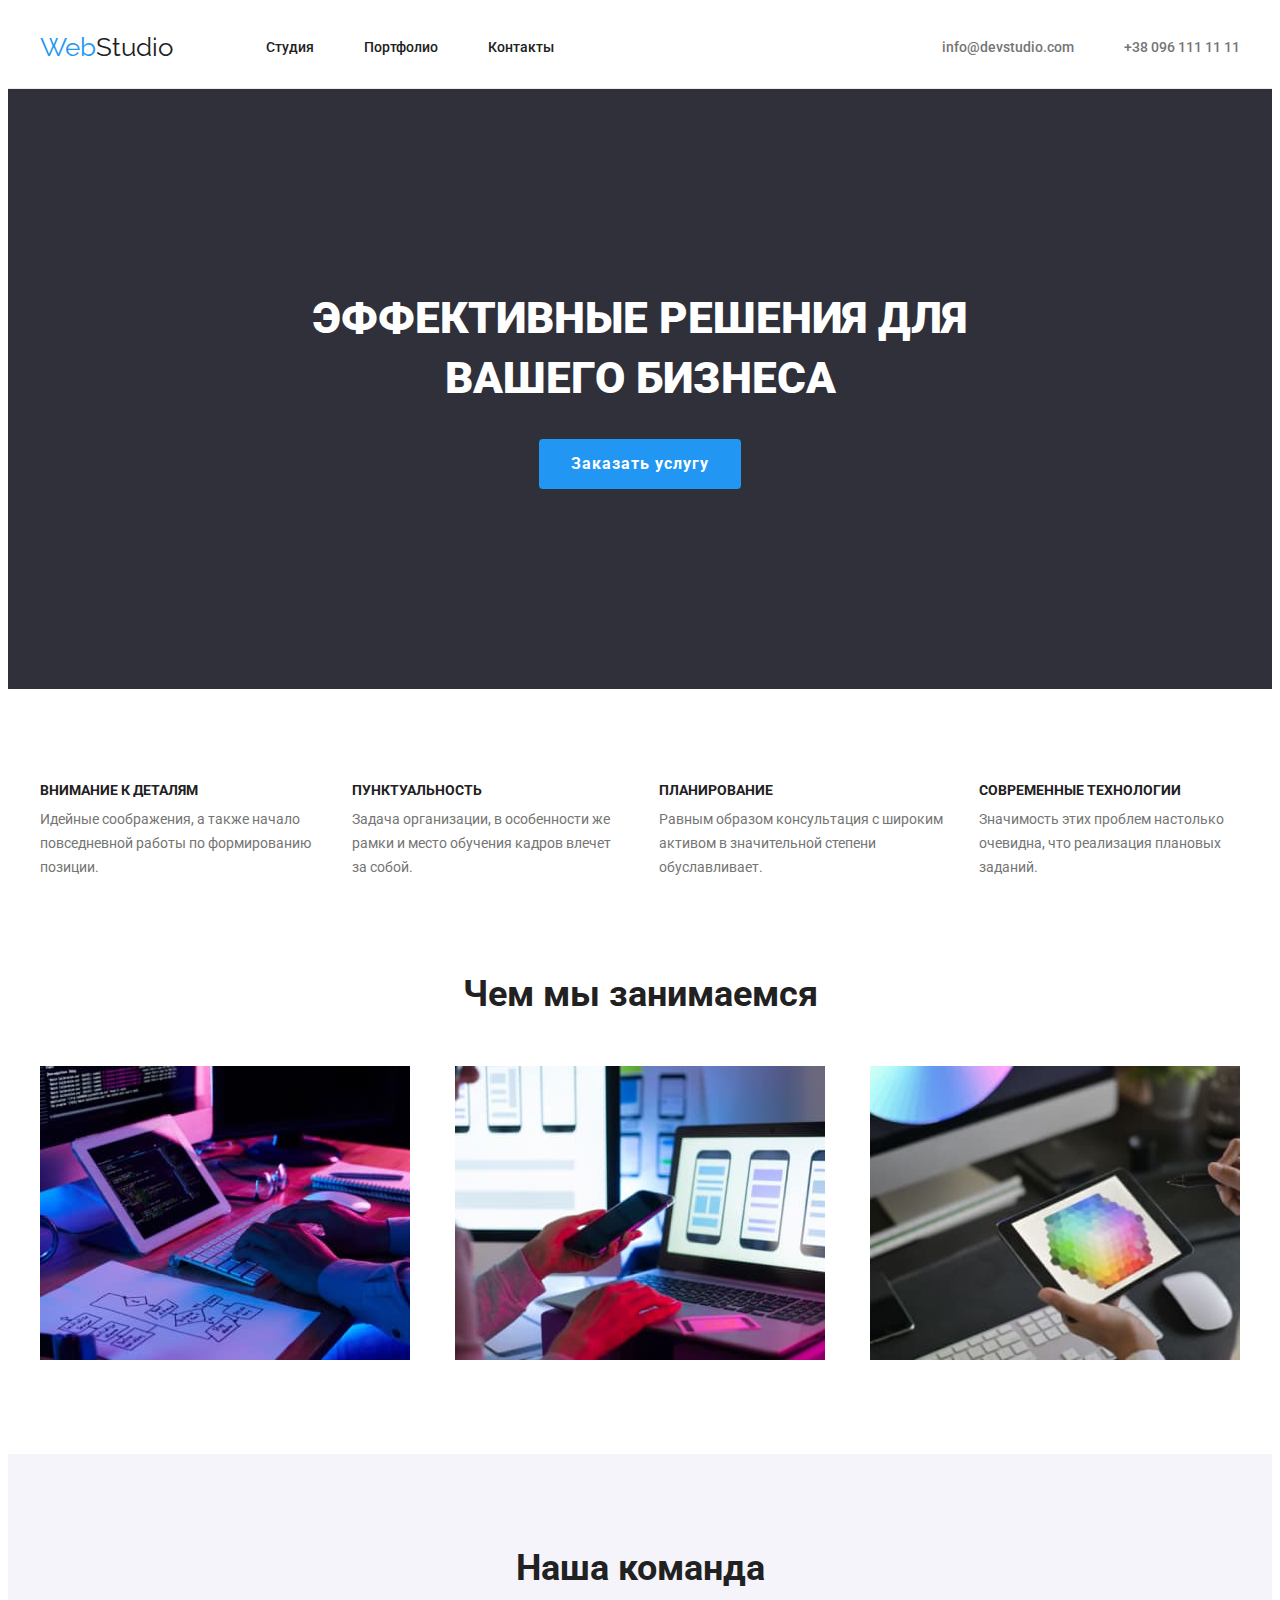
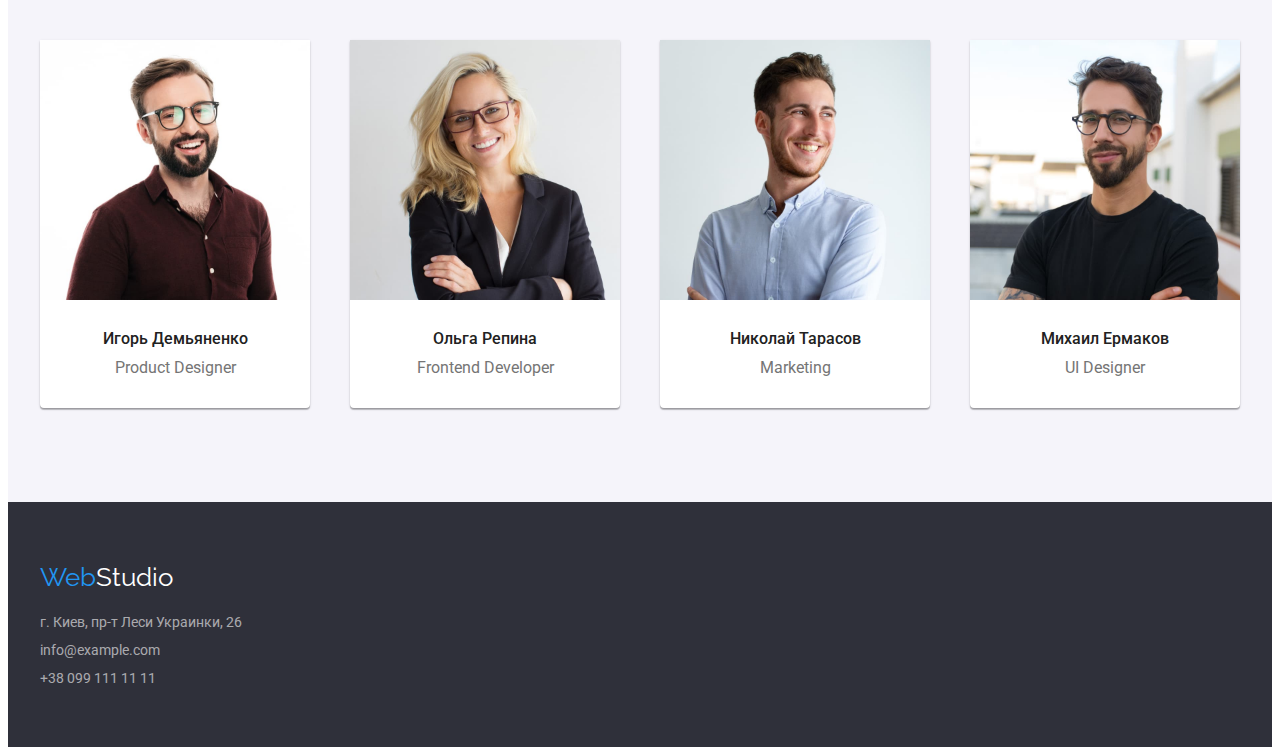
<file: index.html>
<!DOCTYPE html>
<html lang="ru">
  <head>
    <meta charset="UTF-8" />
    <meta http-equiv="X-UA-Compatible" content="IE=edge" />
    <meta name="viewport" content="width=device-width, initial-scale=1.0" />
    <title>WebStudio</title>
    <link
      rel="stylesheet"
      href="https://cdnjs.cloudflare.com/ajax/libs/modern-normalize/1.1.0/modern-normalize.min.css"
      integrity="sha512-wpPYUAdjBVSE4KJnH1VR1HeZfpl1ub8YT/NKx4PuQ5NmX2tKuGu6U/JRp5y+Y8XG2tV+wKQpNHVUX03MfMFn9Q=="
      crossorigin="anonymous"
      referrerpolicy="no-referrer"
    />
    <link rel="stylesheet" href="./css/styles.css" />
    <link rel="preconnect" href="https://fonts.googleapis.com" />
    <link rel="preconnect" href="https://fonts.gstatic.com" crossorigin />
    <link
      href="https://fonts.googleapis.com/css2?family=Raleway:wght@700&family=Roboto:wght@400;500;700;900&display=swap"
      rel="stylesheet"
    />
  </head>
  <body>
    <header class="head-border">
      <!--Навигация-->
      <div class="container all-nav">
        <nav class="all-nav">
          <a class="logo" href="./index.html"
            ><span class="logo-web">Web</span>Studio</a
          >
          <ul class="list nav-list">
            <li class="nav-item">
              <a class="nav-link" href="./index.html">Студия</a>
            </li>

            <li class="nav-item">
              <a class="nav-link" href="./portfolio.html">Портфолио</a>
            </li>
            <li class="nav-item">
              <a class="nav-link" href="#contacts">Контакты</a>
            </li>
          </ul>
        </nav>

        <!--Контакты-->
        <ul class="list nav-list contact">
          <li class="nav-item">
            <a class="nav-link color-g" href="mailto:info@devstudio.com:"
              >info@devstudio.com</a
            >
          </li>
          <li class="nav-item">
            <a class="nav-link color-g" href="tel:+380961111111"
              >+38 096 111 11 11</a
            >
          </li>
        </ul>
      </div>
      <!--Герой-->
    </header>
    <main>
      <section class="back-color">
        <div class="container">
          <h1 class="hero">Эффективные решения для вашего бизнеса</h1>
          <button class="order-service" type="button">Заказать услугу</button>
        </div>
      </section>

      <!--Описание особенностей компании-->
      <section class="diff">
        <div class="container">
          <h2 class="hide">Особенности</h2>
          <ul class="list diff-company">
            <li class="hero-item">
              <h3 class="hero-list">Внимание к деталям</h3>
              <p class="color-g hero-text">
                Идейные соображения, а также начало повседневной работы по
                формированию позиции.
              </p>
            </li>
            <li class="hero-item">
              <h3 class="hero-list">Пунктуальность</h3>
              <p class="color-g hero-text">
                Задача организации, в особенности же рамки и место обучения
                кадров влечет за собой.
              </p>
            </li>
            <li class="hero-item">
              <h3 class="hero-list">Планирование</h3>
              <p class="color-g hero-text">
                Равным образом консультация с широким активом в значительной
                степени обуславливает.
              </p>
            </li>
            <li class="hero-item">
              <h3 class="hero-list">Современные технологии</h3>
              <p class="color-g hero-text">
                Значимость этих проблем настолько очевидна, что реализация
                плановых заданий.
              </p>
            </li>
          </ul>
        </div>
      </section>
      <!--Чем занимается компания-->
      <section class="works">
        <div class="container">
          <h2 class="head-style">Чем мы занимаемся</h2>
          <ul class="list works-list">
            <li class="work-pic">
              <a href=""
                ><img
                  src="./images/img1.jpg"
                  alt="програмированием логики"
                  width="370"
                  height="294"
              /></a>
            </li>
            <li class="work-pic">
              <a href=""
                ><img
                  src="./images/img2.jpg"
                  alt="моделирование решений"
                  width="370"
                  height="294"
              /></a>
            </li>
            <li class="work-pic">
              <a href=""
                ><img
                  src="./images/img3.jpg"
                  alt="дезайн"
                  width="370"
                  height="294"
              /></a>
            </li>
          </ul>
        </div>
      </section>
      <!--Наша команда-->
      <section class="team-bg">
        <div class="container">
          <h2 class="head-style">Наша команда</h2>
          <ul class="list team-list">
            <li class="team-item">
              <img
                src="./images/Product-Designer.jpg"
                alt="Игорь Демьяненко"
                width="270"
                height="260"
              />
              <h3 class="team">Игорь Демьяненко</h3>
              <p class="color-g team-fs">Product Designer</p>
            </li>
            <li class="team-item">
              <img
                src="./images/Frontend-Developer.jpg"
                alt="Ольга Репина"
                width="270"
                height="260"
              />
              <h3 class="team">Ольга Репина</h3>
              <p class="color-g team-fs">Frontend Developer</p>
            </li>
            <li class="team-item">
              <img
                src="./images/Marketing.jpg"
                alt="Николай Тарасов"
                width="270"
                height="260"
              />
              <h3 class="team">Николай Тарасов</h3>
              <p class="color-g team-fs">Marketing</p>
            </li>
            <li class="team-item">
              <img
                src="./images/UI-Designer.jpg"
                alt="Михаил Ермаков"
                width="270"
                height="260"
              />
              <h3 class="team">Михаил Ермаков</h3>
              <p class="color-g team-fs">UI Designer</p>
            </li>
          </ul>
        </div>
      </section>
    </main>
    <!--Подвал-->
    <footer class="footer-color">
      <div class="container">
        <a class="logo logo-footer" href="./index.html"
          ><span class="logo-web">Web</span>Studio</a
        >
        <address>
          <ul class="list address">
            <li class="add-list">
              <a
                class="adr-list"
                id="contacts"
                href="https://goo.gl/maps/kGHBd9NLQaHWzJa29"
                target="_blank"
                >г. Киев, пр-т Леси Украинки, 26</a
              >
            </li>
            <li class="add-list">
              <a class="adr-list" href="mailto:info@example.com"
                >info@example.com</a
              >
            </li>
            <li class="add-list">
              <a class="adr-list" href="tel:+380991111111">+38 099 111 11 11</a>
            </li>
          </ul>
        </address>
      </div>
    </footer>
  </body>
</html>
</file>
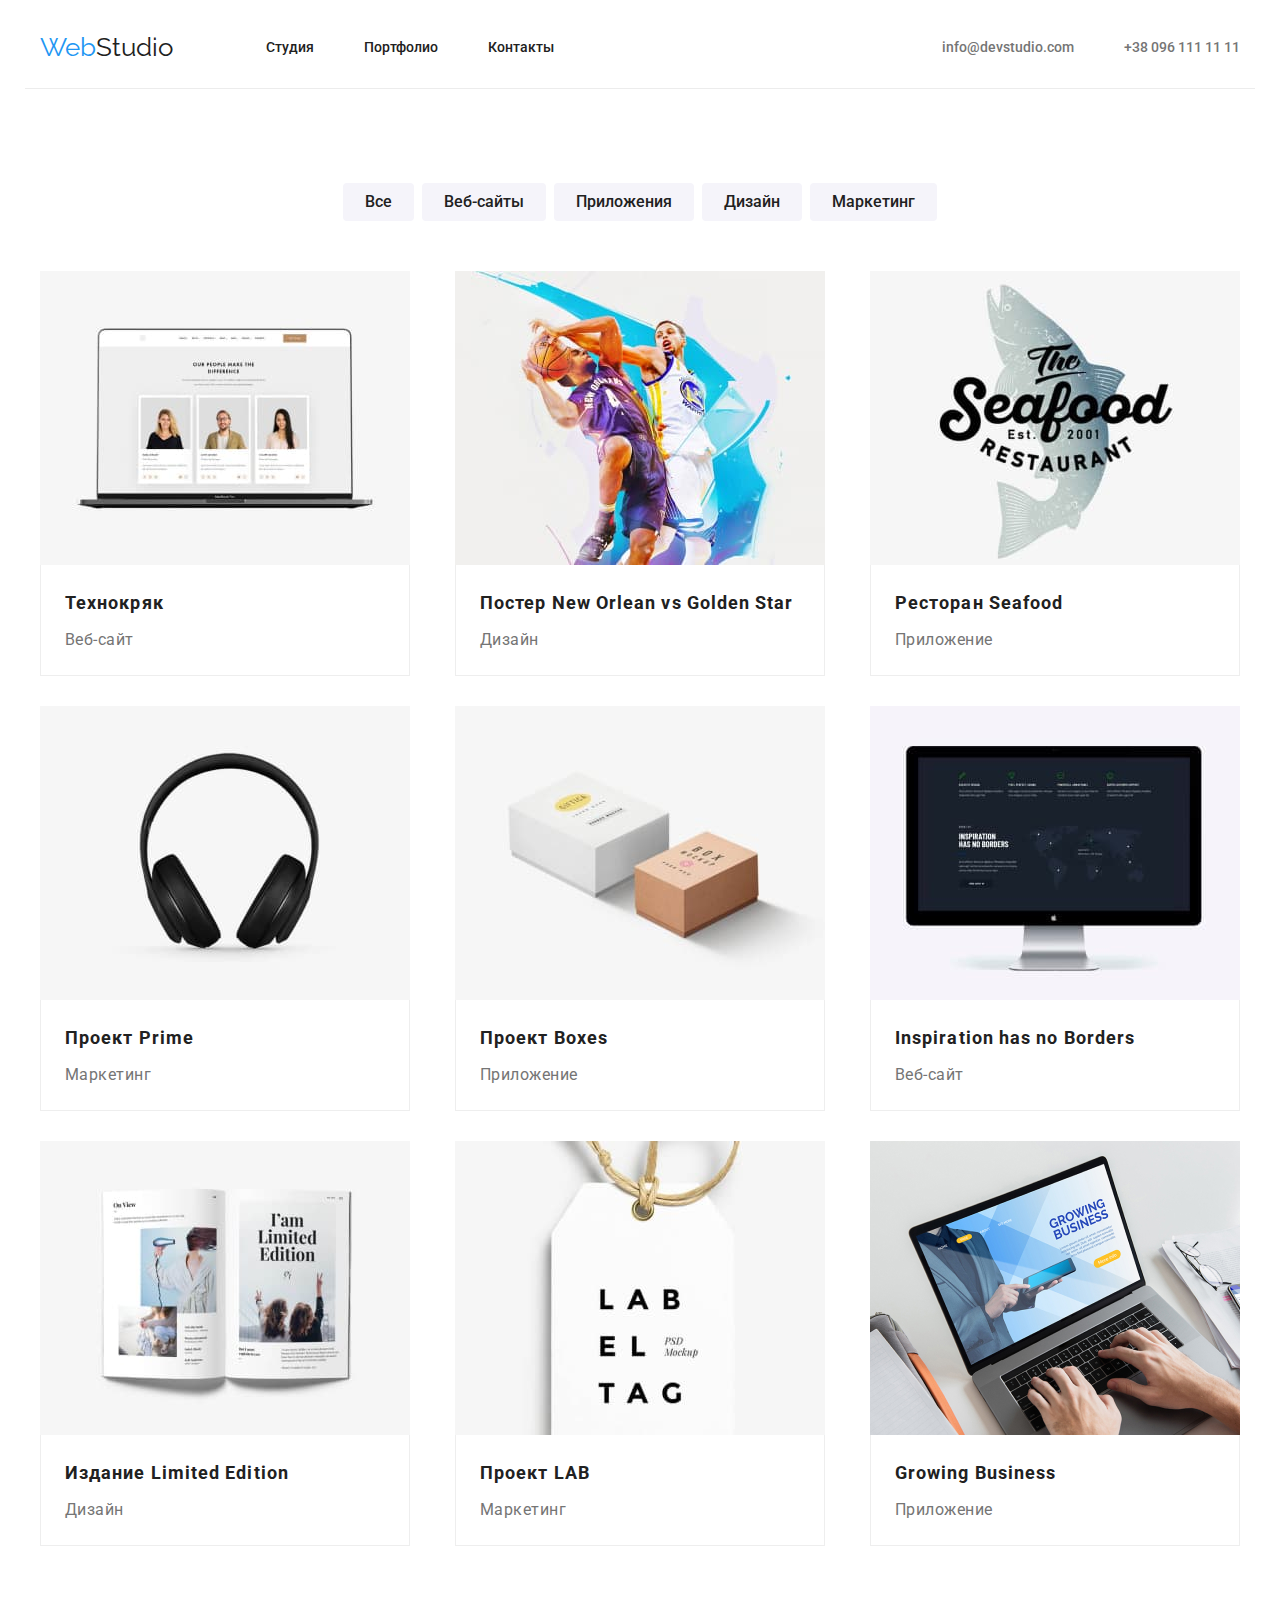
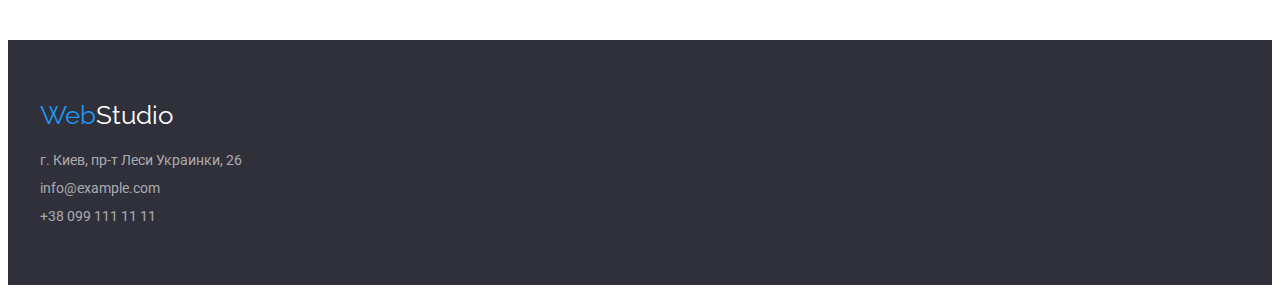
<file: portfolio.html>
<!DOCTYPE html>
<html lang="ru">
  <head>
    <meta charset="UTF-8" />
    <meta http-equiv="X-UA-Compatible" content="IE=edge" />
    <meta name="viewport" content="width=device-width, initial-scale=1.0" />
    <title>Портфолио</title>
    <link
      rel="stylesheet"
      href="https://cdnjs.cloudflare.com/ajax/libs/modern-normalize/1.1.0/modern-normalize.min.css"
      integrity="sha512-wpPYUAdjBVSE4KJnH1VR1HeZfpl1ub8YT/NKx4PuQ5NmX2tKuGu6U/JRp5y+Y8XG2tV+wKQpNHVUX03MfMFn9Q=="
      crossorigin="anonymous"
      referrerpolicy="no-referrer"
    />
    <link rel="stylesheet" href="./css/styles.css" />
    <link rel="preconnect" href="https://fonts.googleapis.com" />
    <link rel="preconnect" href="https://fonts.gstatic.com" crossorigin />
    <link
      href="https://fonts.googleapis.com/css2?family=Raleway:wght@700&family=Roboto:wght@400;500;700;900&display=swap"
      rel="stylesheet"
    />
  </head>
  <body>
    <header>
      <!--Навигация-->
      <div class="container all-nav border">
        <nav class="all-nav">
          <a class="logo" href="./index.html"
            ><span class="logo-web">Web</span>Studio</a
          >
          <ul class="list nav-list">
            <li class="nav-item">
              <a class="nav-link" href="./index.html">Студия</a>
            </li>

            <li class="nav-item">
              <a class="nav-link" href="./portfolio.html">Портфолио</a>
            </li>
            <li class="nav-item">
              <a class="nav-link" href="#contacts">Контакты</a>
            </li>
          </ul>
        </nav>

        <!--Контакты-->
        <ul class="list nav-list contact">
          <li class="nav-item">
            <a class="nav-link color-g" href="mailto:info@devstudio.com:"
              >info@devstudio.com</a
            >
          </li>
          <li class="nav-item">
            <a class="nav-link color-g" href="tel:+380961111111"
              >+38 096 111 11 11</a
            >
          </li>
        </ul>
      </div>
    </header>
    <!--Герой-->
    <main>
      <section class="port">
        <div class="container">
          <!--Кнопки фильтров-->
          <ul class="filter-btn">
            <li class="btn-variant">
              <button class="btn" type="button">Все</button>
            </li>
            <li class="btn-variant">
              <button class="btn" type="button">Веб-сайты</button>
            </li>
            <li class="btn-variant">
              <button class="btn" type="button">Приложения</button>
            </li>
            <li class="btn-variant">
              <button class="btn" type="button">Дизайн</button>
            </li>
            <li class="btn-variant">
              <button class="btn" type="button">Маркетинг</button>
            </li>
          </ul>
          <!--Секция выполненных работ-->

          <h1 class="hide">Примеры наших работ</h1>
          <ul class="list examples">
            <li class="card">
              <img
                class=""
                src="./images/technockrack.jpg"
                alt="Технокряк"
                width="370"
                height="294"
              />
              <div class="ex-card">
                <p class="name-cards">Технокряк</p>
                <p class="category">Веб-сайт</p>
              </div>
            </li>
            <li class="card">
              <img
                class=""
                src="./images/neworlean.jpg"
                alt="Постер New Orlean vs Golden Star"
                width="370"
                height="294"
              />
              <div class="ex-card">
                <p class="name-cards">Постер New Orlean vs Golden Star</p>
                <p class="category">Дизайн</p>
              </div>
            </li>
            <li class="card">
              <img
                class=""
                src="./images/seafood.jpg"
                alt=""
                width="370"
                height="294"
              />
              <div class="ex-card">
                <p class="name-cards">Ресторан Seafood</p>
                <p class="category">Приложение</p>
              </div>
            </li>
            <li class="card">
              <img
                class=""
                src="./images/prime.jpg"
                alt=""
                width="370"
                height="294"
              />
              <div class="ex-card">
                <p class="name-cards">Проект Prime</p>
                <p class="category">Маркетинг</p>
              </div>
            </li>
            <li class="card">
              <img
                class=""
                src="./images/boxes.jpg"
                alt="Проект Boxes"
                width="370"
                height="294"
              />
              <div class="ex-card">
                <p class="name-cards">Проект Boxes</p>
                <p class="category">Приложение</p>
              </div>
            </li>
            <li class="card">
              <img
                class=""
                src="./images/inspiration.jpg"
                alt="Inspiration has no Borders"
                width="370"
                height="294"
              />
              <div class="ex-card">
                <p class="name-cards">Inspiration has no Borders</p>
                <p class="category">Веб-сайт</p>
              </div>
            </li>
            <li class="card">
              <img
                class=""
                src="./images/limited-edition.jpg"
                alt="Издание Limited Edition"
                width="370"
                height="294"
              />
              <div class="ex-card">
                <p class="name-cards">Издание Limited Edition</p>
                <p class="category">Дизайн</p>
              </div>
            </li>
            <li class="card">
              <img
                class=""
                src="./images/lab.jpg"
                alt="Проект LAB"
                width="370"
                height="294"
              />
              <div class="ex-card">
                <p class="name-cards">Проект LAB</p>
                <p class="category">Маркетинг</p>
              </div>
            </li>
            <li class="card">
              <img
                class=""
                src="./images/growing-bisnes.jpg"
                alt="Growing Business"
                width="370"
                height="294"
              />
              <div class="ex-card">
                <p class="name-cards">Growing Business</p>
                <p class="category">Приложение</p>
              </div>
            </li>
          </ul>
        </div>
      </section>
    </main>
    <!--Подвал-->
    <footer class="footer-color">
      <div class="container">
        <a class="logo logo-footer" href="./index.html"
          ><span class="logo-web">Web</span>Studio</a
        >
        <address>
          <ul class="list address">
            <li class="add-list">
              <a
                class="adr-list"
                id="contacts"
                href="https://goo.gl/maps/kGHBd9NLQaHWzJa29"
                target="_blank"
                >г. Киев, пр-т Леси Украинки, 26</a
              >
            </li>
            <li class="add-list">
              <a class="adr-list" href="mailto:info@example.com"
                >info@example.com</a
              >
            </li>
            <li class="add-list">
              <a class="adr-list" href="tel:+380991111111">+38 099 111 11 11</a>
            </li>
          </ul>
        </address>
      </div>
    </footer>
  </body>
</html>
</file>
<file: css/styles.css>
:root {
  --bgcolor: #fff;
  --color-text: #212121;
  --hover-focus: #2196f3;
  --color-nav: #212121;
  --header-footer: #2f303a;
  --team-bg: #f5f4fa;
  --category-search: #757575;
}

body {
  font-family: roboto;
  color: var(--color-text);
  background-color: var(--bgcolor);
}

/* Сбросс отступов */
h1,
h2,
h3,
p,
ul {
  margin: 0;
  padding: 0;
}
/* Свойства контейнера */
.container {
  width: 1200px;
  padding-left: 15px;
  padding-right: 15px;
  margin-right: auto;
  margin-left: auto;
  /* outline: 1px solid red; */
}
.all-nav {
  display: flex;
  align-items: center;
}
.border {
  border-bottom: 1px solid #ececec;
}
/* Декоративная полоса под header */
.head-border {
  border-bottom: 1px solid #ececec;
}
/* Начало оформления лого */
.logo {
  display: flex;
  padding-top: 24px;
  padding-bottom: 25px;
  font-size: 26px;
  font-family: raleway;
  text-decoration: none;
  color: var(--color-text);
}
.logo-web {
  display: flex;
  font-size: 26px;
  font-family: raleway;
  color: var(--hover-focus);
}
.logo-footer {
  color: var(--bgcolor);
  padding-bottom: 0;
  margin-bottom: 20px;
  padding-top: 0;
}
/* Конец оформления лого */
.nav-list {
  display: flex;
  margin-left: 93px;
}

.nav-link {
  display: flex;
  padding-top: 32px;
  padding-bottom: 32px;
  /* outline: 1px solid red; */
  font-size: 14px;
  font-weight: 500;
  text-decoration: none;
  line-height: 1.14;
  color: var(--color-nav);
}
.border {
  border-bottom: 1px solid #ececec;
}

.nav-list .nav-item + .nav-item {
  margin-left: 50px;
}
.nav-link:hover,
.nav-link:focus {
  color: var(--hover-focus);
}
.list {
  list-style: none;
}
.color-g {
  color: var(--category-search);
}
.back-color {
  padding-top: 200px;
  padding-bottom: 200px;
  background-color: var(--header-footer);
}
.footer-color {
  background-color: var(--header-footer);
  padding-top: 60px;
  padding-bottom: 60px;
}
.contact {
  margin-left: auto;
}
.hero {
  text-align: center;
  margin-bottom: 30px;
  width: 696px;
  margin-right: auto;
  margin-left: auto;

  font-size: 44px;
  font-weight: 900;
  text-transform: uppercase;
  line-height: 1.36;
  color: var(--bgcolor);
}
.order-service {
  display: block;
  margin-left: auto;
  margin-right: auto;
  color: #ffffff;
  background-color: var(--hover-focus);
  border: none;
  border-radius: 4px;
  font-size: 16px;
  font-weight: 700;
  padding: 10px 32px;
  font-family: roboto;
  cursor: pointer;
  letter-spacing: 0.06em;
  line-height: 1.87;
}
.order-service:hover,
.order-service:focus {
  box-shadow: 0px 4px 4px 0px rgba(0, 0, 0, 0.15);
}
.order-service:active {
  color: var(--color-text);
  background-color: #f5f4fa;
}
/* класс скрытия элемента */
.hide {
  position: absolute;
  width: 1px;
  height: 1px;
  margin: -1px;
  border: 0;
  padding: 0;
  white-space: nowrap;
  clip-path: inset(100%);
  clip: rect(0 0 0 0);
  overflow: hidden;
}
/* Описание особенностей компании */
.diff-company {
  display: flex;
}
.diff-company .hero-item + .hero-item {
  margin-left: 30px;
}
.diff {
  padding-top: 94px;
  padding-bottom: 94px;
}
/*------END-------- Описание особенностей компании */
.hero-list {
  margin-bottom: 10px;

  font-size: 14px;
  font-weight: 700;
  line-height: 1.14;
  text-transform: uppercase;
}
.hero-text {
  font-size: 14px;
  font-weight: 400;
  line-height: 1.71;
}
.head-style {
  text-align: center;
  margin-bottom: 50px;

  font-size: 36px;
  line-height: 1.16;
}
.works {
  padding-bottom: 94px;
}
.works-list {
  display: flex;
  justify-content: space-between;
}
.team-list {
  display: flex;
  justify-content: space-between;
}
.team-item {
  background-color: #ffffff;
  border: transparent;
  border-radius: 0px 0px 4px 4px;
  box-shadow: 0px 1px 3px rgba(0, 0, 0, 0.12), 0px 1px 1px rgba(0, 0, 0, 0.14),
    0px 2px 1px rgba(0, 0, 0, 0.2);
}
.team-item + .team-item {
  margin-left: 30px;
}
.team {
  margin-bottom: 10px;
  text-align: center;
  padding-top: 30px;
  font-size: 16px;
  font-weight: 500;
  line-height: 1.18;
}
.team-fs {
  text-align: center;

  padding-bottom: 30px;
  font-size: 16px;
  font-weight: 400;
  line-height: 1.18;
}
.team-bg {
  background-color: var(--team-bg);
  padding-top: 94px;
  padding-bottom: 94px;
}
.address .add-list + .add-list {
  margin-top: 9px;
}
.adr-list {
  color: rgba(255, 255, 255, 0.6);
  text-decoration: none;
  font-style: normal;
  font-size: 14px;
  font-weight: 400;
}
.adr-list:hover,
.adr-list:focus {
  color: var(--hover-focus);
}
.filter-btn button {
  color: #212121;
  padding: 6px 22px;
  font-size: 16px;
  font-weight: 500;
  background-color: #f5f4fa;
  border: none;
  border-radius: 4px;
  font-family: roboto;
  cursor: pointer;
  line-height: 1.625;
}
.filter-btn {
  display: flex;
  justify-content: center;
  margin-bottom: 50px;
  list-style: none;
}
.filter-btn .btn-variant + .btn-variant {
  margin-left: 8px;
}
.btn:hover,
.btn:focus {
  color: var(--bgcolor);
  background-color: var(--hover-focus);
  box-shadow: 0px 2px 2px 0px rgba(0, 0, 0, 0.12);
}
.btn:active {
  box-shadow: 0px 1px 2px 0px rgba(0, 0, 0, 0.08);
}
.examples {
  display: flex;
  flex-wrap: wrap;
  justify-content: space-between;
}
.list > p {
  font-size: 16px;
  font-weight: 400;
}
.list .poster-name {
  font-size: 18px;
  font-weight: 700;
}

.ex-card {
  padding: 20px 24px;
  border: 1px solid #eeeeee;
  border-top: none;
}
.card {
  margin-bottom: 30px;
}
.card:nth-last-child(-n + 3) {
  margin-bottom: 0;
}
.examples-list {
  display: block;
  margin-right: 30px;
  margin-bottom: 30px;
  border: 1px solid #eeeeee;
}
.examples-list:nth-child(3n) {
  margin-right: 0;
}
.examples-list:nth-last-child(-n + 3) {
  margin-bottom: 0;
}
img {
  display: block;
  max-width: 100%;
  height: auto;
}
.port {
  padding-top: 94px;
  padding-bottom: 94px;
}
.name-cards {
  margin-bottom: 4px;

  font-size: 18px;
  font-weight: 700;
  line-height: 2;
  color: var(--color-text);
  letter-spacing: 0.06em;
}
.category {
  font-size: 16px;
  font-weight: 400;
  line-height: 1.87;
  color: var(--category-search);
  letter-spacing: 0.03em;
}
</file>
